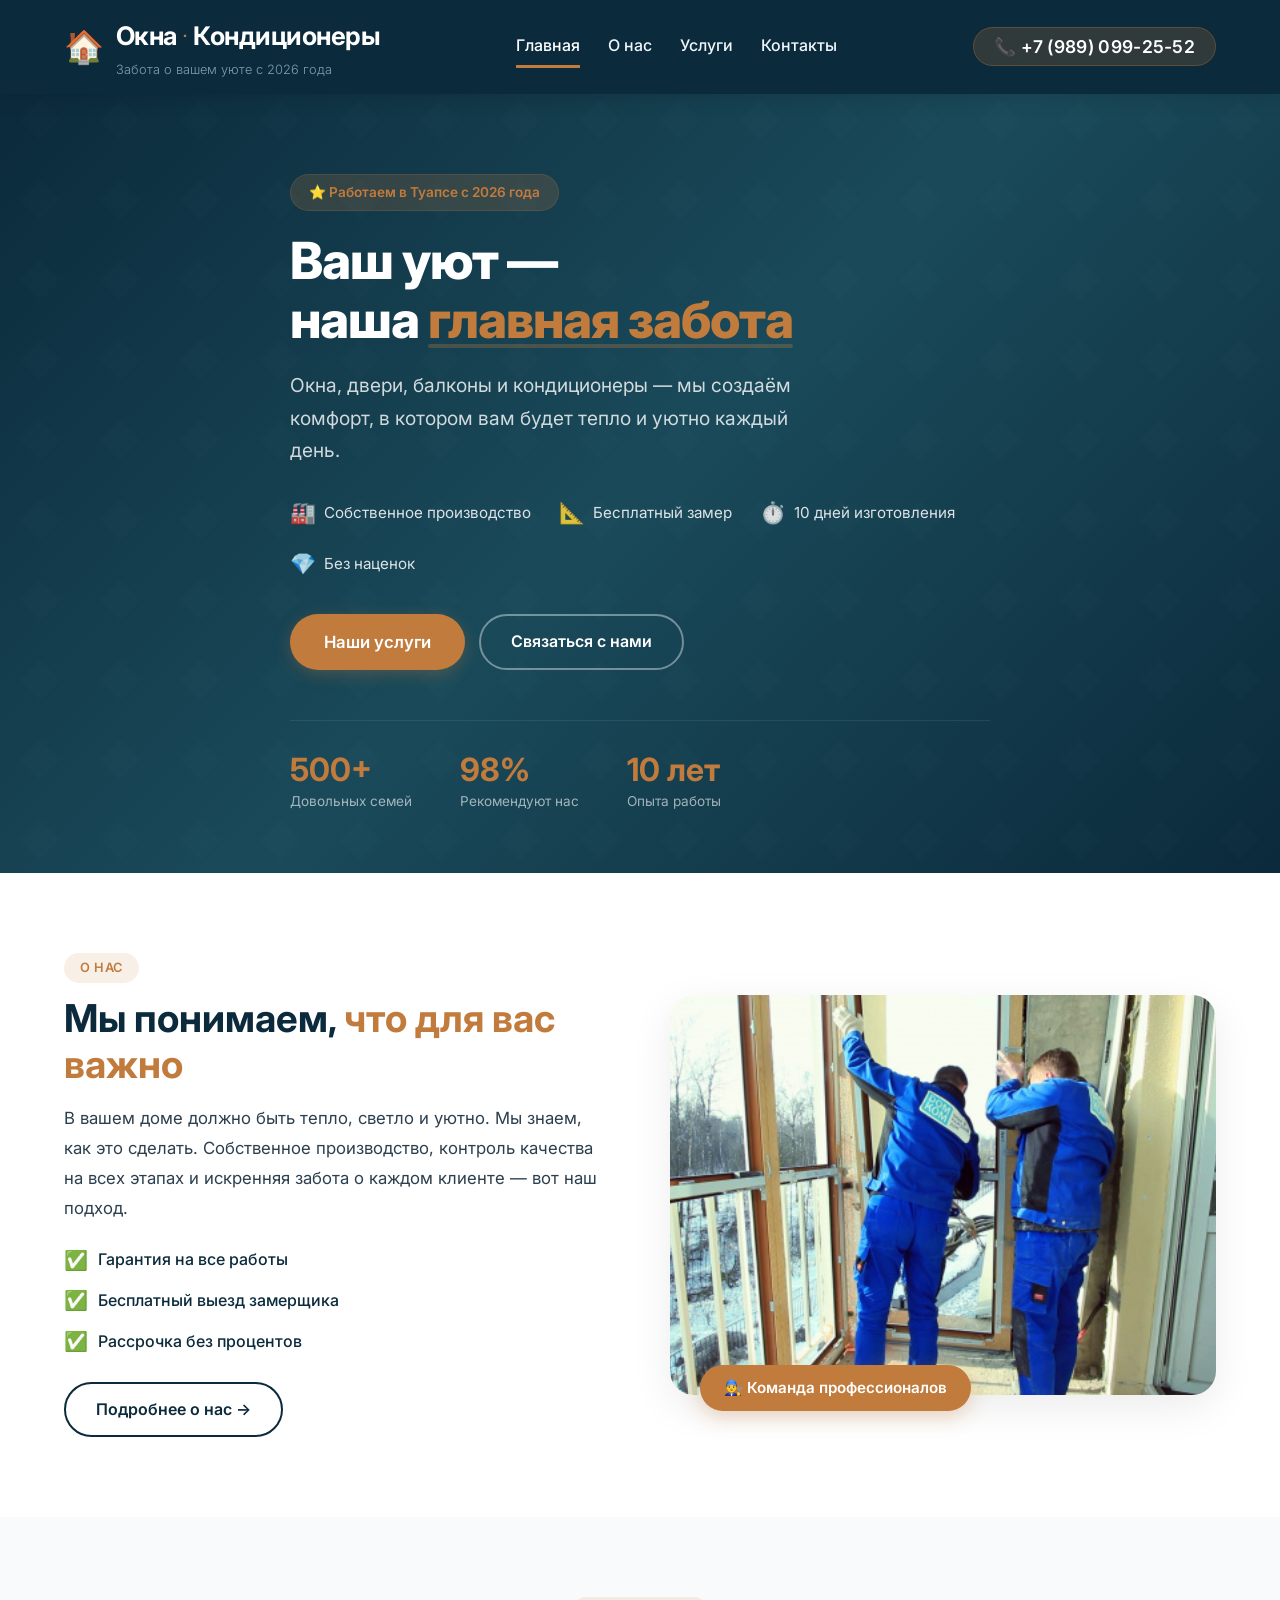
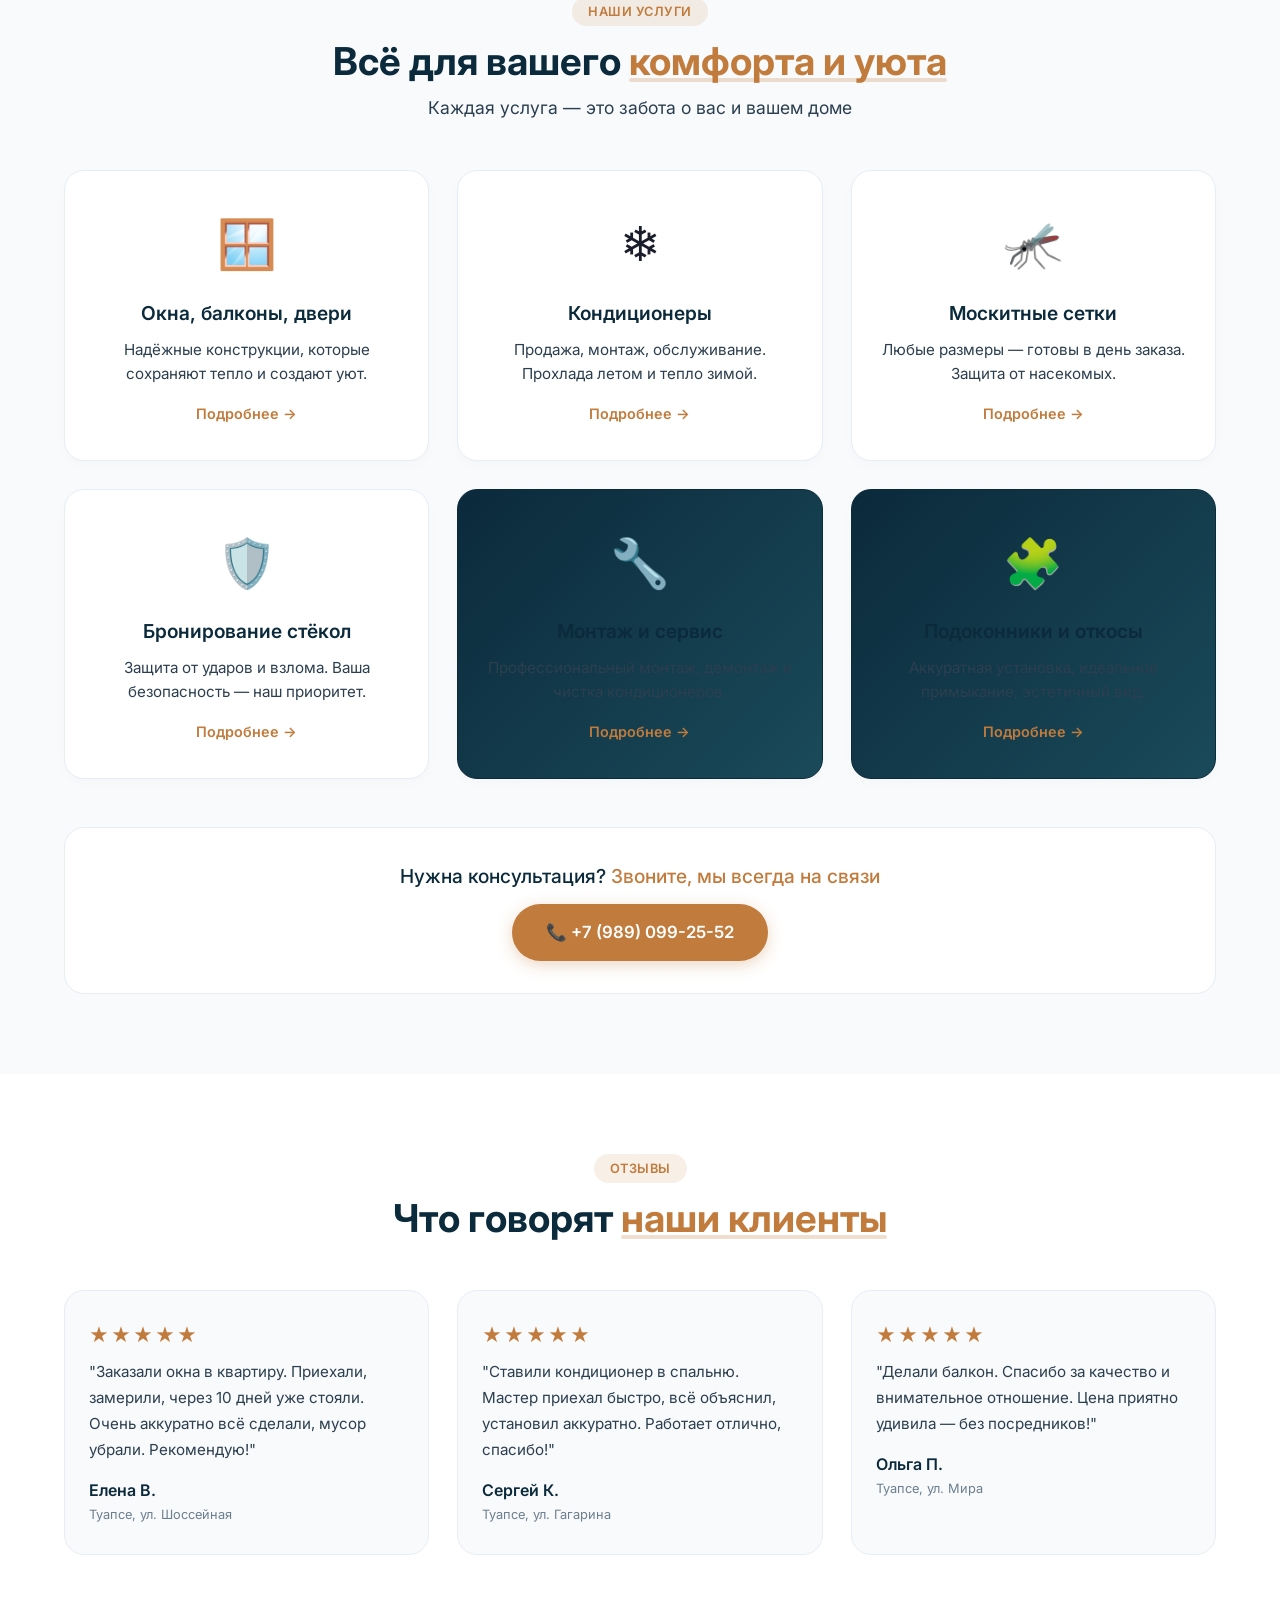
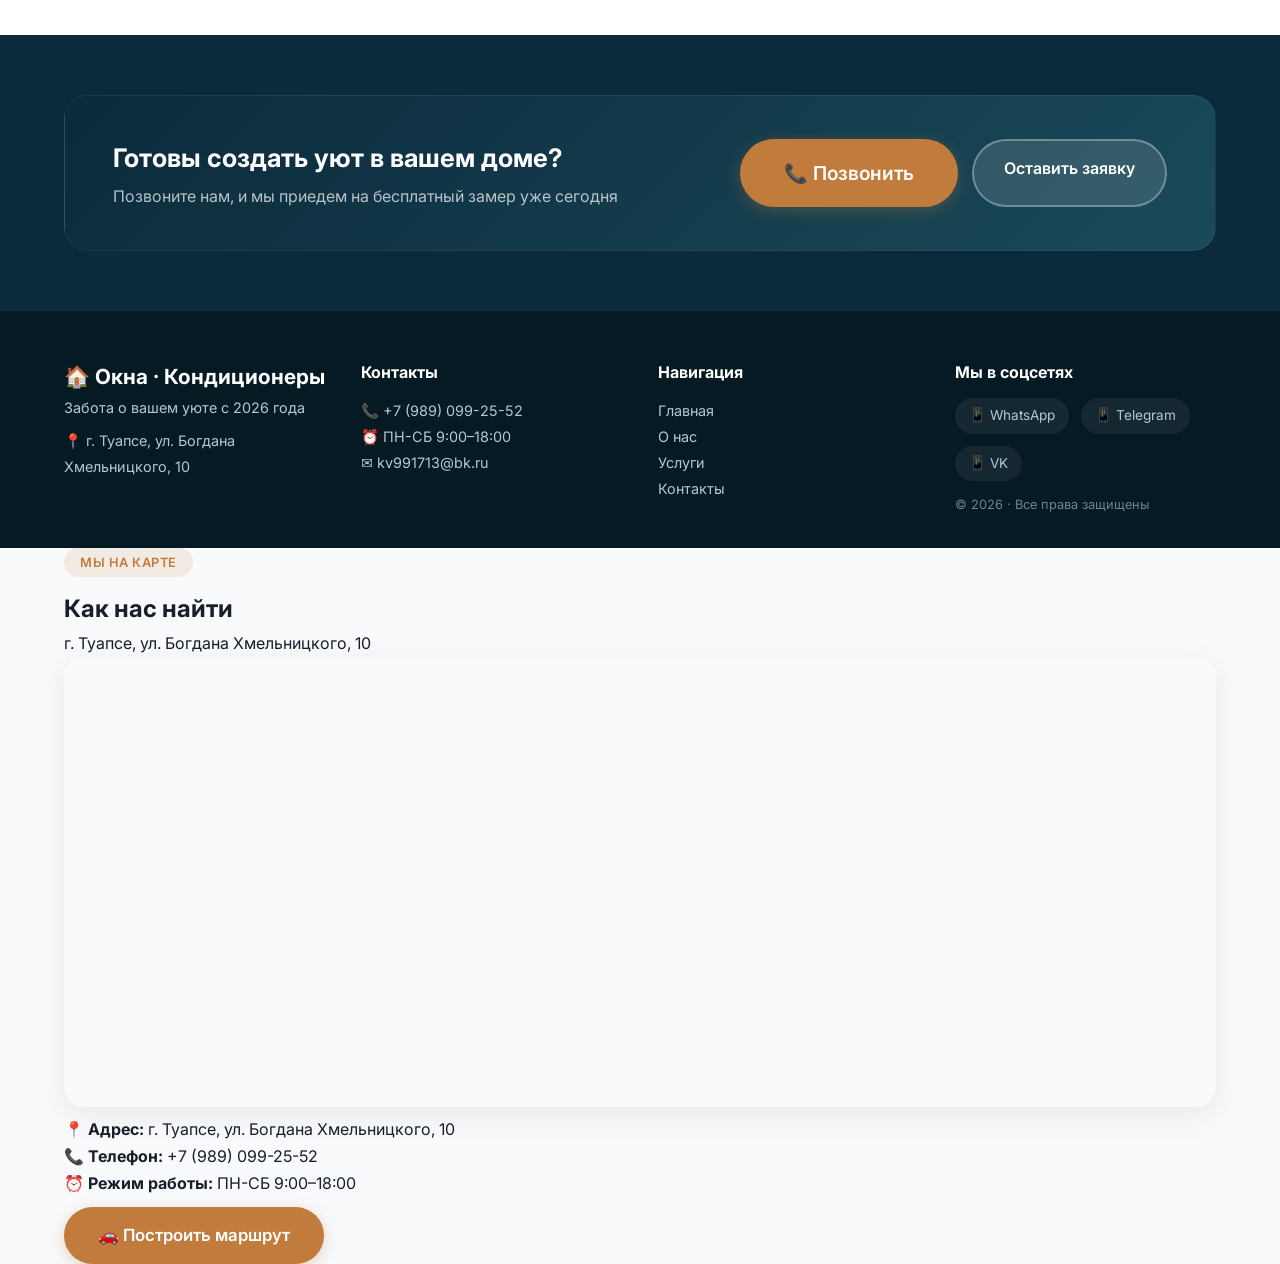
<file: index.html>
<!DOCTYPE html>
<html lang="ru">
<head>
    <meta charset="UTF-8">
    <meta name="viewport" content="width=device-width, initial-scale=1.0">
    <title>Окна · Кондиционеры | Забота о вашем комфорте | Туапсе</title>
    <link rel="stylesheet" href="css/main.css">
    <link href="https://fonts.googleapis.com/css2?family=Inter:opsz,wght@14..32,300;14..32,400;14..32,500;14..32,600;14..32,700;14..32,800&display=swap" rel="stylesheet">
</head>
<body>

    <!-- ========== ХЕДЕР ========== -->
    <header class="header">
        <div class="container header-inner">
            <div class="logo">
                <a href="index.html">
                    <span class="logo-icon">🏠</span>
                    <div>
                        <h1>Окна <span>·</span> Кондиционеры</h1>
                        <span class="logo-sub">Забота о вашем уюте с 2026 года</span>
                    </div>
                </a>
            </div>
            <nav class="nav">
                <a href="index.html" class="active">Главная</a>
                <a href="about.html">О нас</a>
                <a href="services.html">Услуги</a>
                <a href="contacts.html">Контакты</a>
            </nav>
            <div class="header-actions">
                <a href="tel:+79890992552" class="phone-header">📞 +7 (989) 099-25-52</a>
            </div>
        </div>
    </header>

    <!-- ========== ГЕРОЙ-БАННЕР ========== -->
    <section class="hero">
        <div class="hero-overlay"></div>
        <div class="container hero-container">
            <div class="hero-content">
                <div class="hero-badge">⭐ Работаем в Туапсе с 2026 года</div>
                <h1>Ваш уют — <br>наша <span class="highlight">главная забота</span></h1>
                <p class="hero-description">
                    Окна, двери, балконы и кондиционеры — мы создаём комфорт, 
                    в котором вам будет тепло и уютно каждый день.
                </p>
                <div class="hero-features">
                    <div class="hero-feature">
                        <span class="feature-icon">🏭</span>
                        <span>Собственное производство</span>
                    </div>
                    <div class="hero-feature">
                        <span class="feature-icon">📐</span>
                        <span>Бесплатный замер</span>
                    </div>
                    <div class="hero-feature">
                        <span class="feature-icon">⏱️</span>
                        <span>10 дней изготовления</span>
                    </div>
                    <div class="hero-feature">
                        <span class="feature-icon">💎</span>
                        <span>Без наценок</span>
                    </div>
                </div>
                <div class="hero-buttons">
                    <a href="services.html" class="btn-primary">Наши услуги</a>
                    <a href="contacts.html" class="btn-outline">Связаться с нами</a>
                </div>
            </div>
            <div class="hero-stats">
                <div class="stat-item">
                    <span class="stat-number">500+</span>
                    <span class="stat-label">Довольных семей</span>
                </div>
                <div class="stat-item">
                    <span class="stat-number">98%</span>
                    <span class="stat-label">Рекомендуют нас</span>
                </div>
                <div class="stat-item">
                    <span class="stat-number">10 лет</span>
                    <span class="stat-label">Опыта работы</span>
                </div>
            </div>
        </div>
    </section>

    <!-- ========== О НАС В КРАТЦЕ ========== -->
    <section class="about-short">
        <div class="container">
            <div class="about-short-grid">
                <div class="about-short-text">
                    <span class="section-tag">О нас</span>
                    <h2>Мы понимаем, <span class="highlight">что для вас важно</span></h2>
                    <p>
                        В вашем доме должно быть тепло, светло и уютно. Мы знаем, как это сделать.
                        Собственное производство, контроль качества на всех этапах 
                        и искренняя забота о каждом клиенте — вот наш подход.
                    </p>
                    <div class="about-short-features">
                        <div>
                            <span>✅</span> Гарантия на все работы
                        </div>
                        <div>
                            <span>✅</span> Бесплатный выезд замерщика
                        </div>
                        <div>
                            <span>✅</span> Рассрочка без процентов
                        </div>
                    </div>
                    <a href="about.html" class="btn-secondary">Подробнее о нас →</a>
                </div>
                <div class="about-short-image">
                    <img src="images/team.jpg" alt="Наша команда" onerror="this.src='https://via.placeholder.com/600x450/0b2a3b/ffffff?text=НАША+КОМАНДА%0AЗабота+о+вашем+комфорте'">
                    <div class="image-badge">👨‍🔧 Команда профессионалов</div>
                </div>
            </div>
        </div>
    </section>

    <!-- ========== УСЛУГИ (ПРЕВЬЮ) ========== -->
    <section class="services-preview">
        <div class="container">
            <div class="section-header">
                <span class="section-tag">Наши услуги</span>
                <h2>Всё для вашего <span class="highlight">комфорта и уюта</span></h2>
                <p class="section-sub">Каждая услуга — это забота о вас и вашем доме</p>
            </div>

            <div class="services-grid">
                <div class="service-card">
                    <div class="service-icon">🪟</div>
                    <h3>Окна, балконы, двери</h3>
                    <p>Надёжные конструкции, которые сохраняют тепло и создают уют.</p>
                    <a href="services.html" class="service-link">Подробнее →</a>
                </div>
                <div class="service-card">
                    <div class="service-icon">❄️</div>
                    <h3>Кондиционеры</h3>
                    <p>Продажа, монтаж, обслуживание. Прохлада летом и тепло зимой.</p>
                    <a href="services.html" class="service-link">Подробнее →</a>
                </div>
                <div class="service-card">
                    <div class="service-icon">🦟</div>
                    <h3>Москитные сетки</h3>
                    <p>Любые размеры — готовы в день заказа. Защита от насекомых.</p>
                    <a href="services.html" class="service-link">Подробнее →</a>
                </div>
                <div class="service-card">
                    <div class="service-icon">🛡️</div>
                    <h3>Бронирование стёкол</h3>
                    <p>Защита от ударов и взлома. Ваша безопасность — наш приоритет.</p>
                    <a href="services.html" class="service-link">Подробнее →</a>
                </div>
                <div class="service-card service-card-highlight">
                    <div class="service-icon">🔧</div>
                    <h3>Монтаж и сервис</h3>
                    <p>Профессиональный монтаж, демонтаж и чистка кондиционеров.</p>
                    <a href="services.html" class="service-link">Подробнее →</a>
                </div>
                <div class="service-card service-card-highlight">
                    <div class="service-icon">🧩</div>
                    <h3>Подоконники и откосы</h3>
                    <p>Аккуратная установка, идеальное примыкание, эстетичный вид.</p>
                    <a href="services.html" class="service-link">Подробнее →</a>
                </div>
            </div>

            <div class="services-cta">
                <p>Нужна консультация? <span>Звоните, мы всегда на связи</span></p>
                <a href="tel:+79890992552" class="btn-primary">📞 +7 (989) 099-25-52</a>
            </div>
        </div>
    </section>

    <!-- ========== ОТЗЫВЫ ========== -->
    <section class="reviews">
        <div class="container">
            <div class="section-header">
                <span class="section-tag">Отзывы</span>
                <h2>Что говорят <span class="highlight">наши клиенты</span></h2>
            </div>
            <div class="reviews-grid">
                <div class="review-card">
                    <div class="review-stars">★★★★★</div>
                    <p class="review-text">
                        "Заказали окна в квартиру. Приехали, замерили, через 10 дней уже стояли. 
                        Очень аккуратно всё сделали, мусор убрали. Рекомендую!"
                    </p>
                    <div class="review-author">
                        <span class="review-name">Елена В.</span>
                        <span class="review-date">Туапсе, ул. Шоссейная</span>
                    </div>
                </div>
                <div class="review-card">
                    <div class="review-stars">★★★★★</div>
                    <p class="review-text">
                        "Ставили кондиционер в спальню. Мастер приехал быстро, всё объяснил, 
                        установил аккуратно. Работает отлично, спасибо!"
                    </p>
                    <div class="review-author">
                        <span class="review-name">Сергей К.</span>
                        <span class="review-date">Туапсе, ул. Гагарина</span>
                    </div>
                </div>
                <div class="review-card">
                    <div class="review-stars">★★★★★</div>
                    <p class="review-text">
                        "Делали балкон. Спасибо за качество и внимательное отношение. 
                        Цена приятно удивила — без посредников!"
                    </p>
                    <div class="review-author">
                        <span class="review-name">Ольга П.</span>
                        <span class="review-date">Туапсе, ул. Мира</span>
                    </div>
                </div>
            </div>
        </div>
    </section>

    <!-- ========== ПРИЗЫВ К ДЕЙСТВИЮ ========== -->
    <section class="cta-section">
        <div class="container">
            <div class="cta-box">
                <div class="cta-content">
                    <h3>Готовы создать уют в вашем доме?</h3>
                    <p>Позвоните нам, и мы приедем на бесплатный замер уже сегодня</p>
                </div>
                <div class="cta-buttons">
                    <a href="tel:+79189050324" class="btn-primary btn-large">📞 Позвонить</a>
                    <a href="contacts.html" class="btn-outline-light">Оставить заявку</a>
                </div>
            </div>
        </div>
    </section>

    <!-- ========== ФУТЕР ========== -->
    <footer class="footer">
        <div class="container footer-inner">
            <div>
                <div class="footer-logo">🏠 Окна · Кондиционеры</div>
                <p>Забота о вашем уюте с 2026 года</p>
                <p style="margin-top: 8px;">📍 г. Туапсе, ул. Богдана Хмельницкого, 10</p>
            </div>
            <div>
                <h4>Контакты</h4>
                <p>📞 <a href="tel:+79890992552">+7 (989) 099-25-52</a></p>
                <p>⏰ ПН-СБ 9:00–18:00</p>
                <p>✉️ <a href="mailto:kv991713@bk.ru">kv991713@bk.ru</a></p>
            </div>
            <div>
                <h4>Навигация</h4>
                <p><a href="index.html">Главная</a></p>
                <p><a href="about.html">О нас</a></p>
                <p><a href="services.html">Услуги</a></p>
                <p><a href="contacts.html">Контакты</a></p>
            </div>
            <div>
                <h4>Мы в соцсетях</h4>
                <div class="social-links">
                    <a href="#">📱 WhatsApp</a>
                    <a href="#">📱 Telegram</a>
                    <a href="#">📱 VK</a>
                </div>
                <p style="margin-top: 12px; font-size: 0.8rem; opacity: 0.6;">
                    © 2026 · Все права защищены
                </p>
            </div>
        </div>
    </footer>
<!-- ========== ЯНДЕКС КАРТА С МАРШРУТОМ ========== -->
<section class="yandex-map-section">
    <div class="container">
        <div class="map-header">
            <span class="section-tag">Мы на карте</span>
            <h2>Как нас найти</h2>
            <p>г. Туапсе, ул. Богдана Хмельницкого, 10</p>
        </div>
        <div class="map-container">
            <iframe 
                src="https://yandex.ru/map-widget/v1/?um=constructor%3A8a9f7c1b2d3e4f5g6h7i8j9k0l1m2n3o4p5q6r7s8t9u0v1w2x3y4z5a6b7c8d9e0f&source=constructor" 
                width="100%" 
                height="450" 
                frameborder="0" 
                allowfullscreen="true" 
                style="border-radius: 20px; border: none; box-shadow: 0 8px 32px rgba(0,0,0,0.08);">
            </iframe>
        </div>
        <div class="map-address">
            <div class="address-item">
                <span>📍</span>
                <span><strong>Адрес:</strong> г. Туапсе, ул. Богдана Хмельницкого, 10</span>
            </div>
            <div class="address-item">
                <span>📞</span>
                <span><strong>Телефон:</strong> +7 (989) 099-25-52</span>
            </div>
            <div class="address-item">
                <span>⏰</span>
                <span><strong>Режим работы:</strong> ПН-СБ 9:00–18:00</span>
            </div>
            <div class="address-item route-btn">
                <a href="https://yandex.ru/maps/-/CTh0aG4X" target="_blank" class="btn-primary" style="margin-top: 10px;">
                    🚗 Построить маршрут
                </a>
            </div>
        </div>
    </div>
</section>
</body>
</html>
</file>
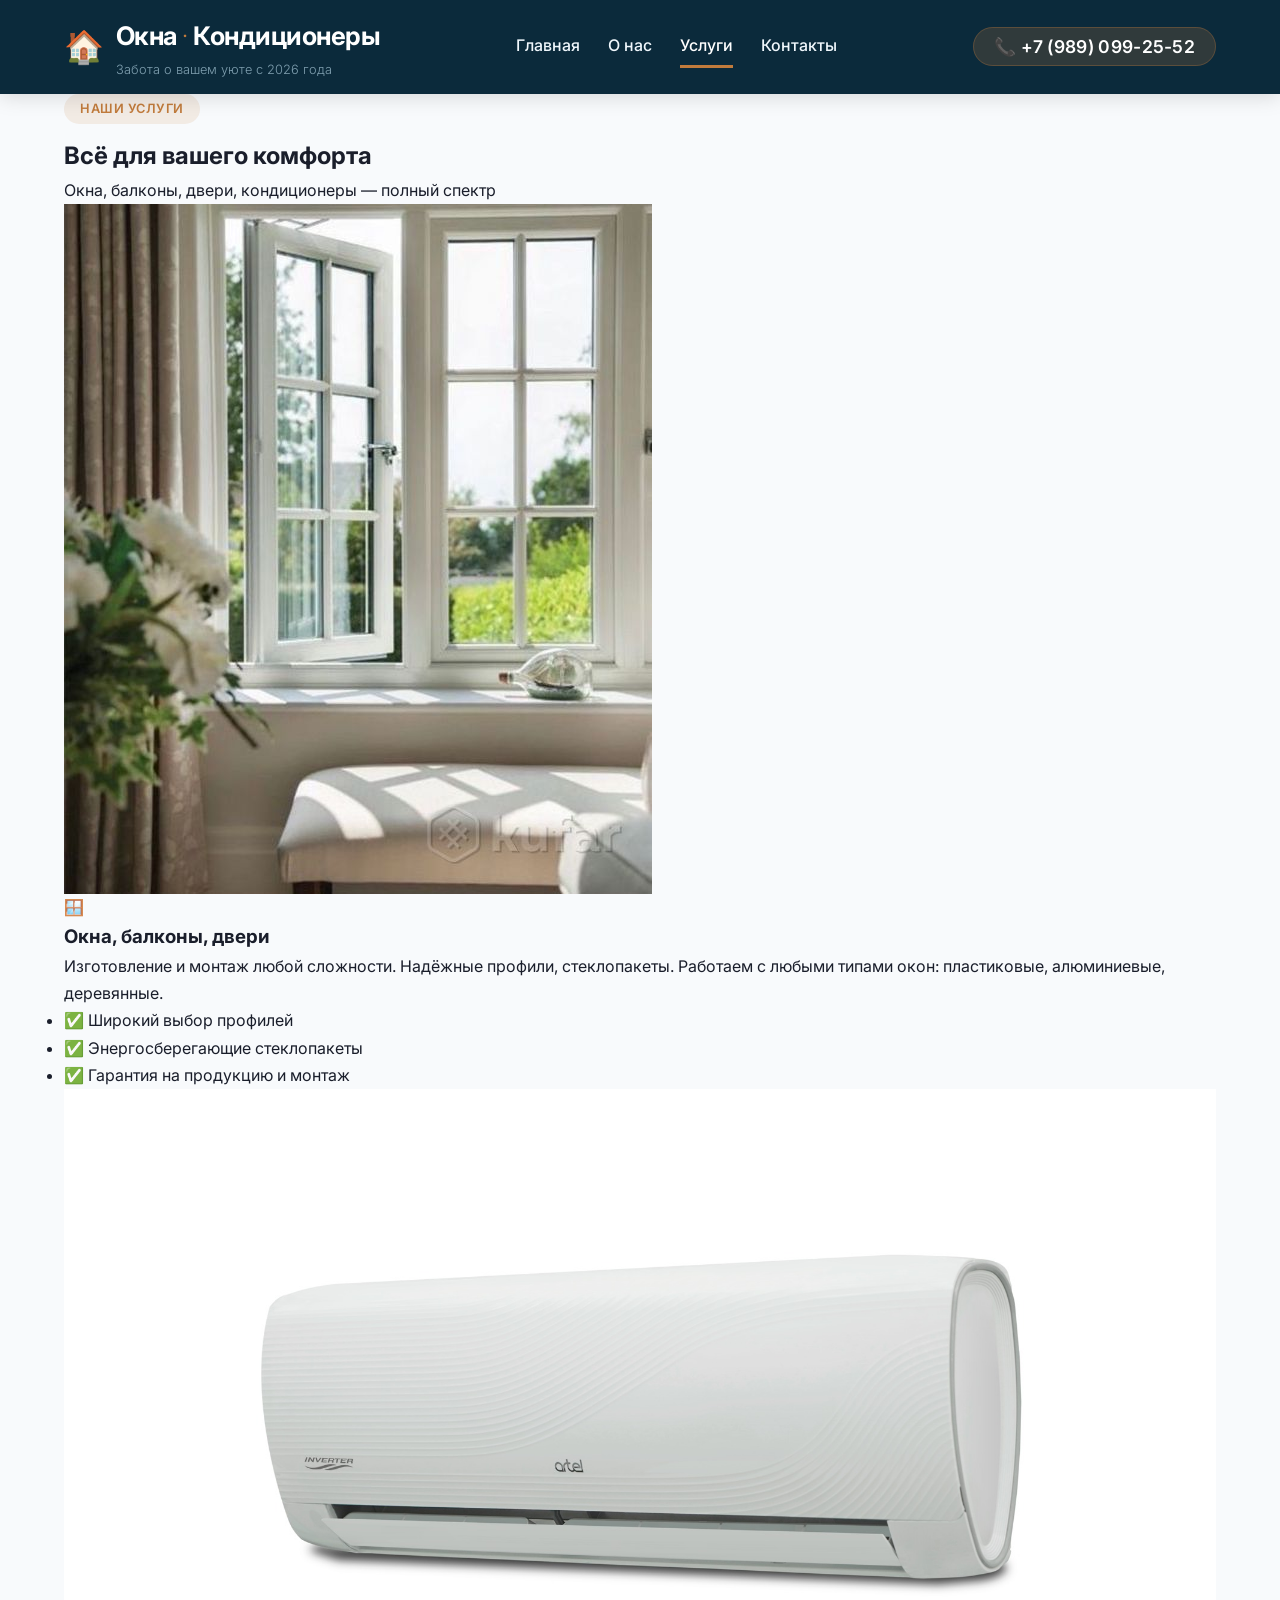
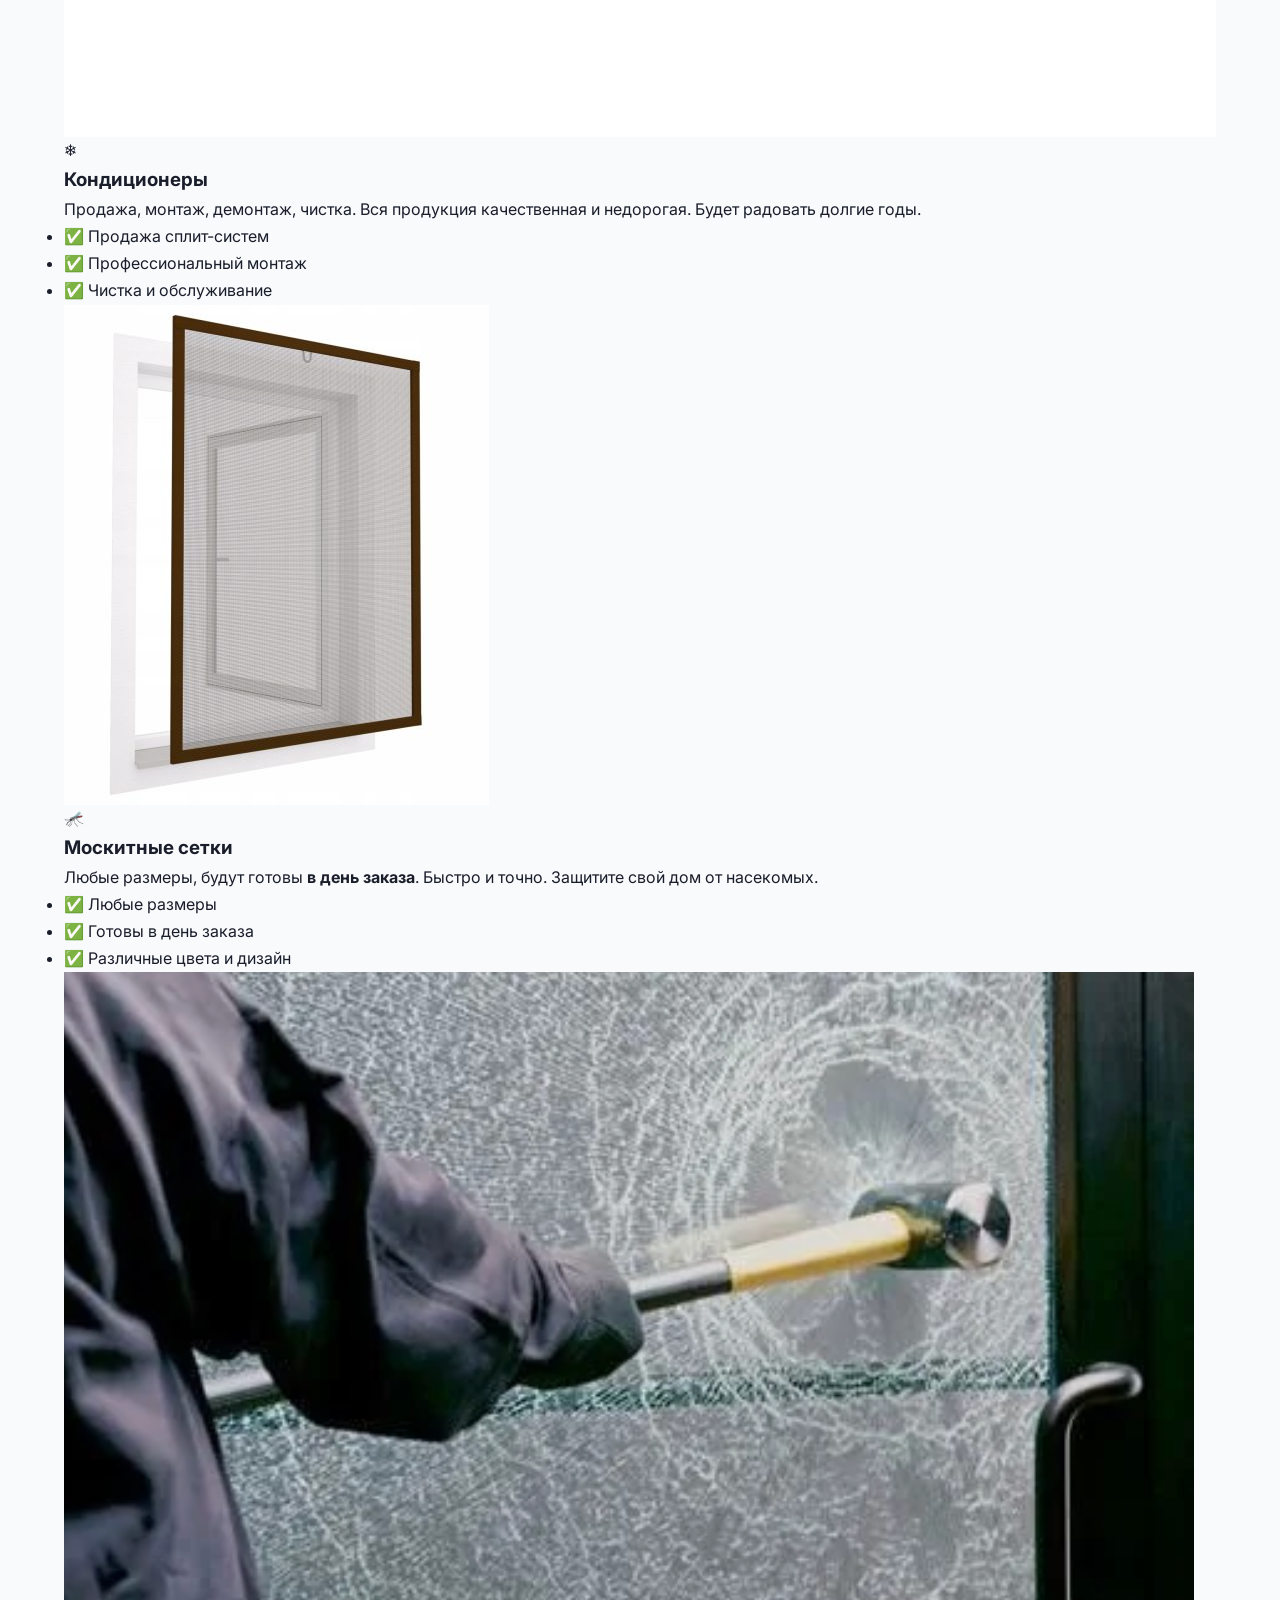
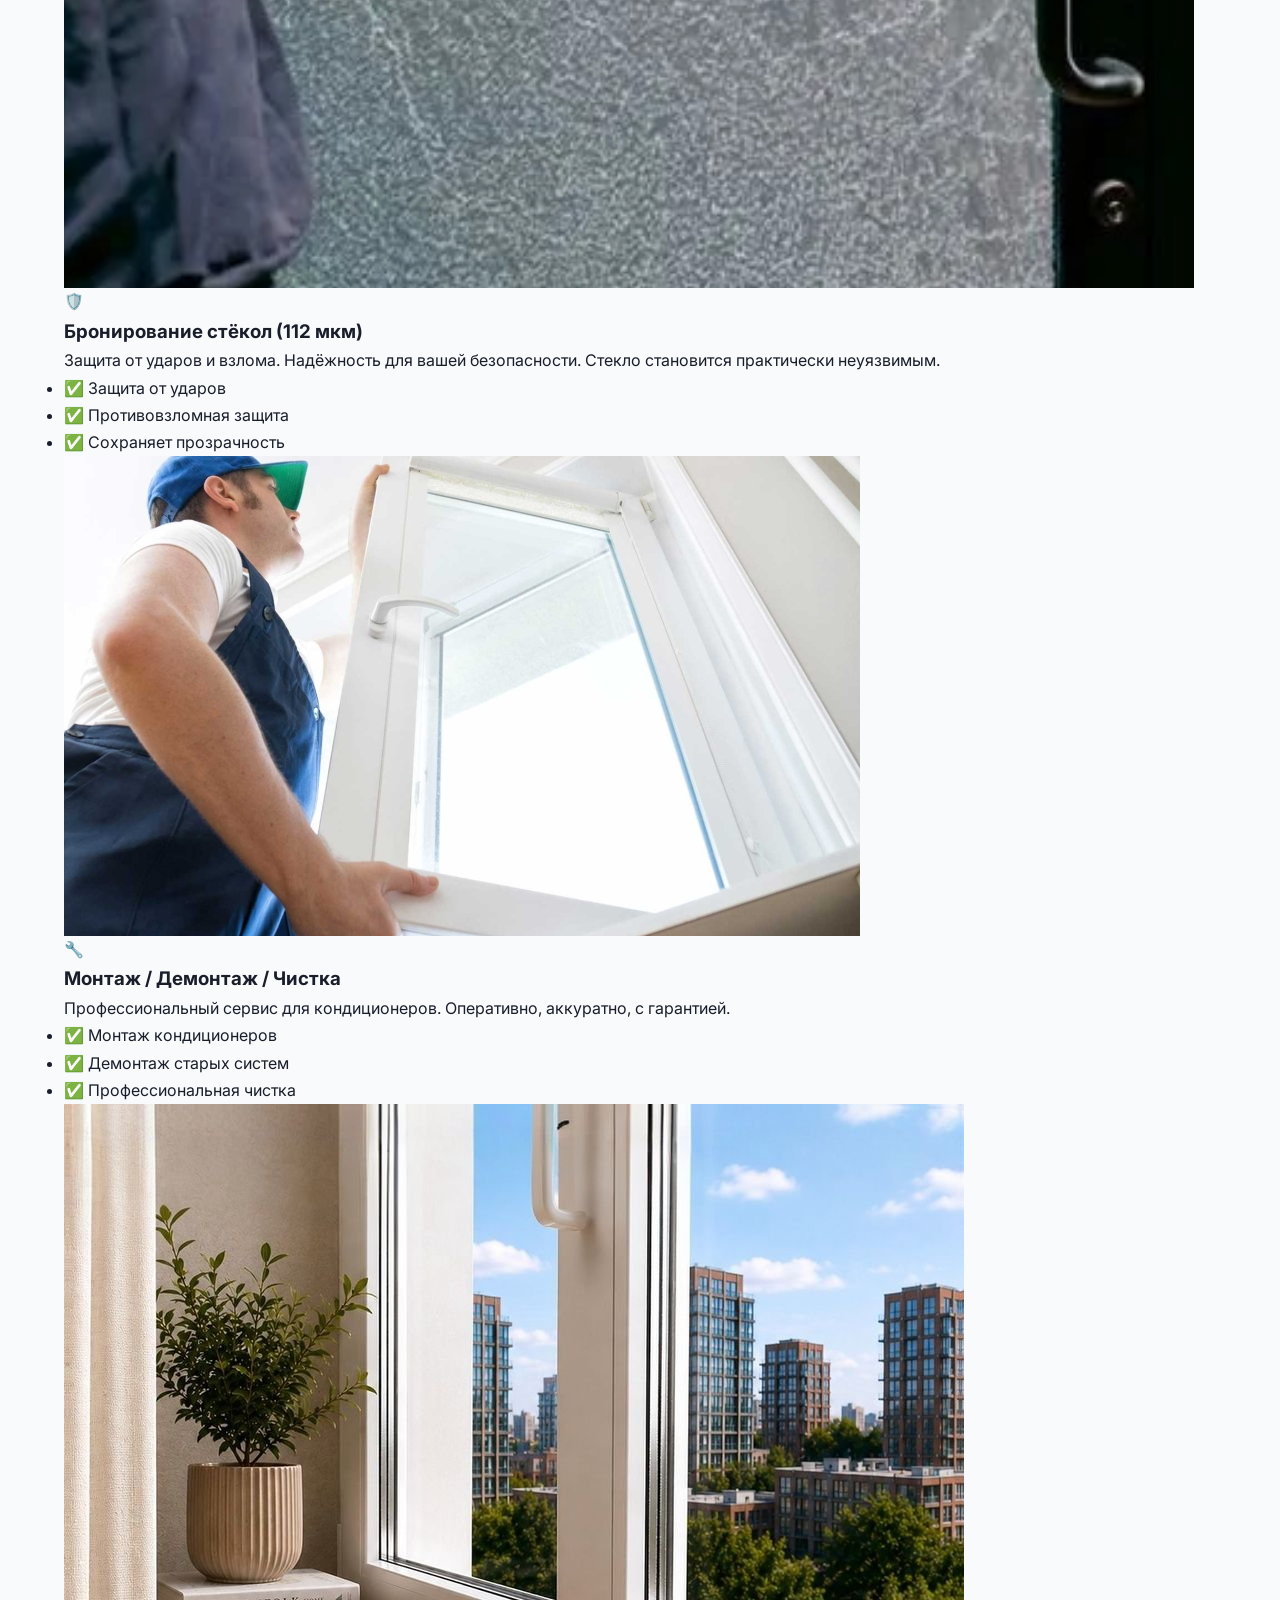
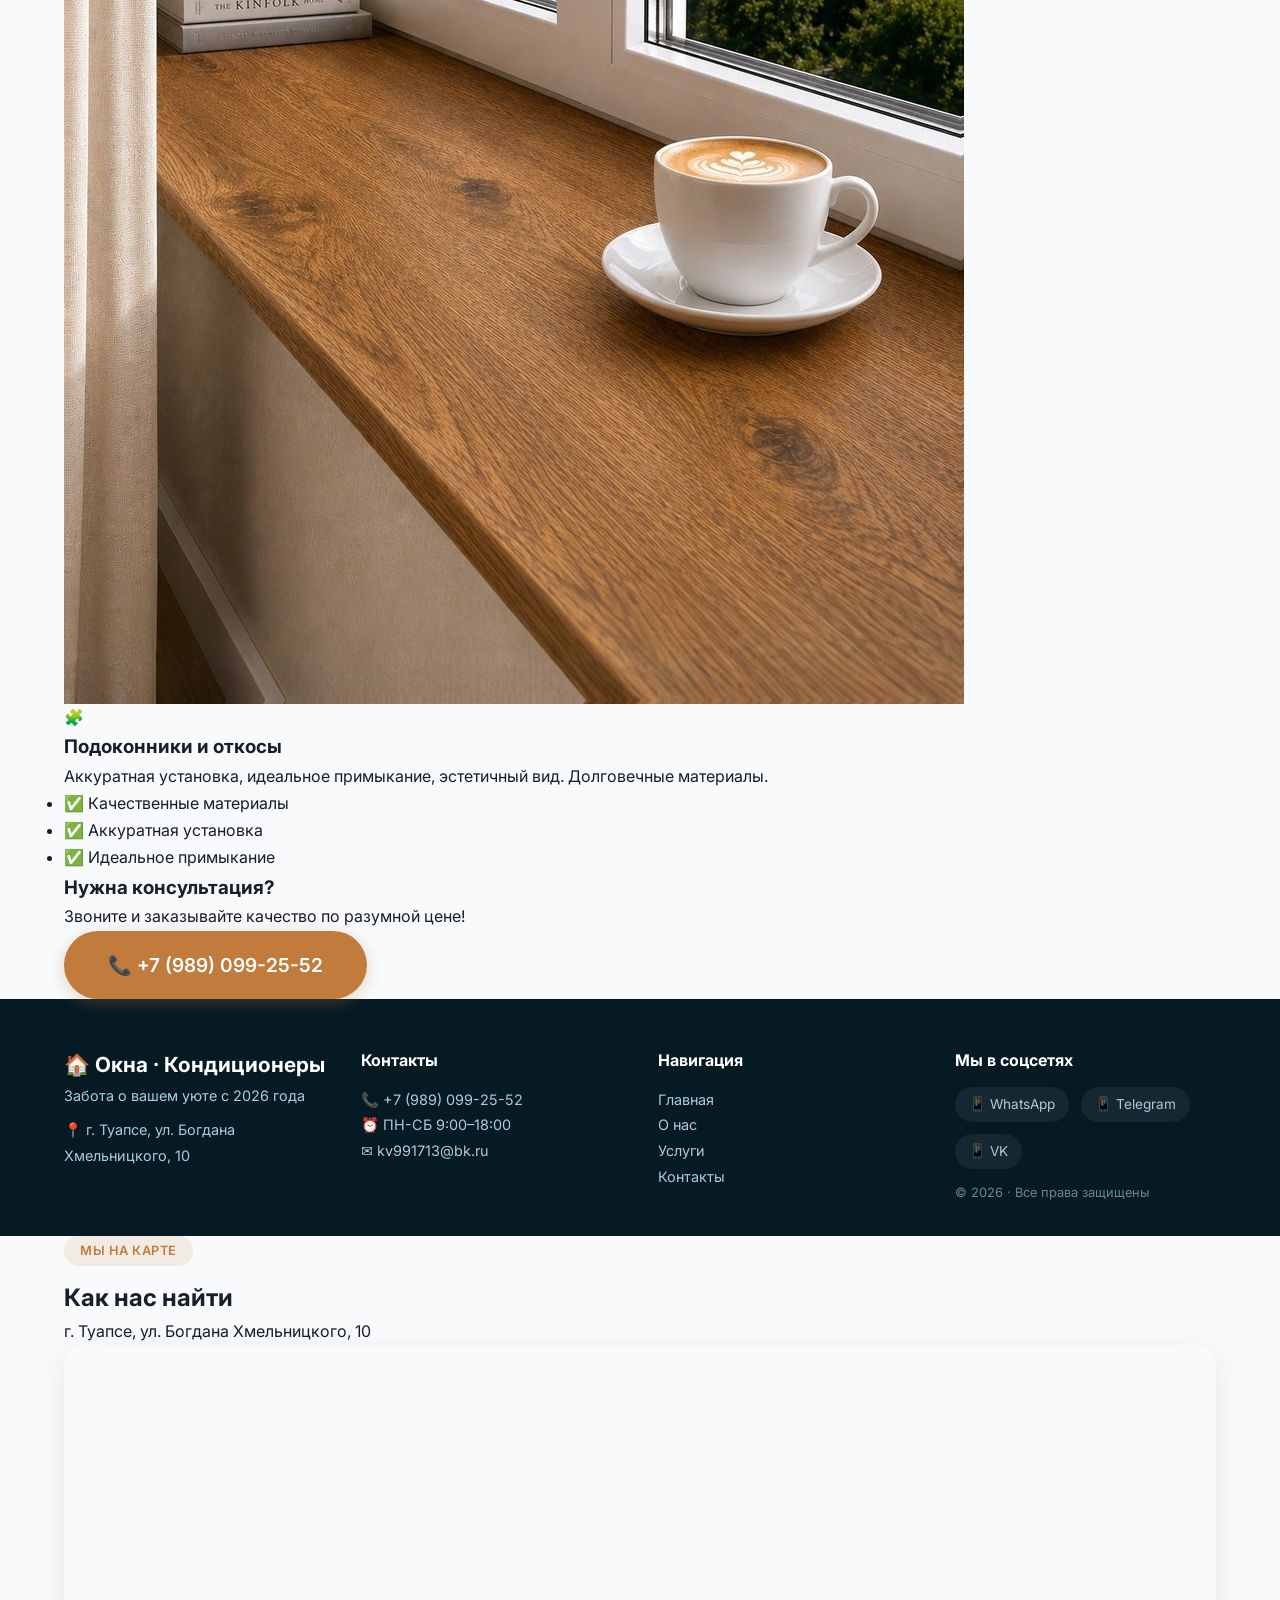
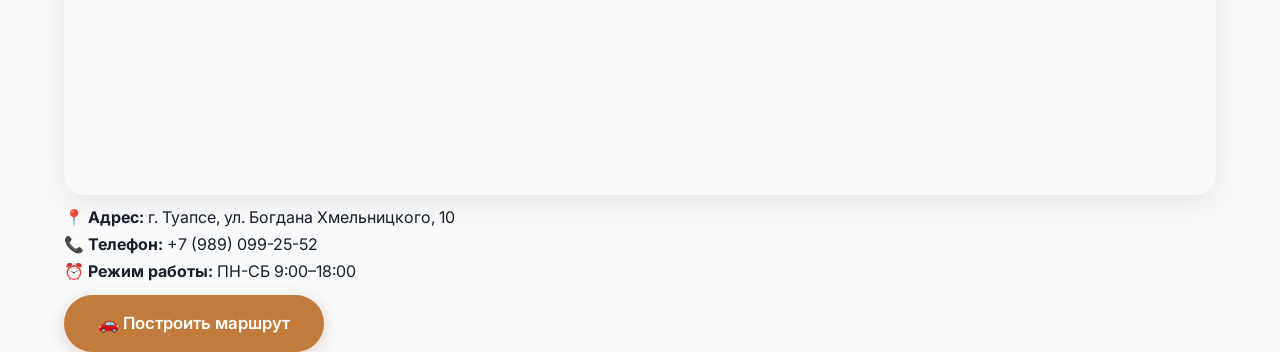
<file: services.html>
<!DOCTYPE html>
<html lang="ru">
<head>
    <meta charset="UTF-8">
    <meta name="viewport" content="width=device-width, initial-scale=1.0">
    <title>Услуги | Окна · Кондиционеры | Туапсе</title>
    <link rel="stylesheet" href="css/main.css">
    <link href="https://fonts.googleapis.com/css2?family=Inter:opsz,wght@14..32,300;14..32,400;14..32,500;14..32,600;14..32,700;14..32,800&display=swap" rel="stylesheet">
</head>
<body>

    <!-- ХЕДЕР -->
    <header class="header">
        <div class="container header-inner">
            <div class="logo">
                <a href="index.html">
                    <span class="logo-icon">🏠</span>
                    <div>
                        <h1>Окна <span>·</span> Кондиционеры</h1>
                        <span class="logo-sub">Забота о вашем уюте с 2026 года</span>
                    </div>
                </a>
            </div>
            <nav class="nav">
                <a href="index.html">Главная</a>
                <a href="about.html">О нас</a>
                <a href="services.html" class="active">Услуги</a>
                <a href="contacts.html">Контакты</a>
            </nav>
            <div class="header-actions">
                <a href="tel:+79890992552" class="phone-header">📞 +7 (989) 099-25-52</a>
            </div>
        </div>
    </header>

    <!-- ШАПКА СТРАНИЦЫ -->
    <section class="page-header">
        <div class="container">
            <span class="section-tag">Наши услуги</span>
            <h1>Всё для вашего комфорта</h1>
            <p>Окна, балконы, двери, кондиционеры — полный спектр</p>
        </div>
    </section>

    <!-- УСЛУГИ (ПОЛНЫЙ СПИСОК) -->
    <section class="services-full">
        <div class="container">
            <div class="services-grid-full">

                <!-- Услуга 1 -->
                <div class="service-full-card">
                    <div class="service-full-image">
                        <img src="images/window.jpg" alt="Окна" onerror="this.src='https://via.placeholder.com/600x350/0b2a3b/ffffff?text=ОКНА'">
                    </div>
                    <div class="service-full-content">
                        <span class="service-icon-large">🪟</span>
                        <h3>Окна, балконы, двери</h3>
                        <p>Изготовление и монтаж любой сложности. Надёжные профили, стеклопакеты. Работаем с любыми типами окон: пластиковые, алюминиевые, деревянные.</p>
                        <ul>
                            <li>✅ Широкий выбор профилей</li>
                            <li>✅ Энергосберегающие стеклопакеты</li>
                            <li>✅ Гарантия на продукцию и монтаж</li>
                        </ul>
                    </div>
                </div>

                <!-- Услуга 2 -->
                <div class="service-full-card reverse">
                    <div class="service-full-image">
                        <img src="images/ac.jpg" alt="Кондиционеры" onerror="this.src='https://via.placeholder.com/600x350/1f4b61/ffffff?text=КОНДИЦИОНЕРЫ'">
                    </div>
                    <div class="service-full-content">
                        <span class="service-icon-large">❄️</span>
                        <h3>Кондиционеры</h3>
                        <p>Продажа, монтаж, демонтаж, чистка. Вся продукция качественная и недорогая. Будет радовать долгие годы.</p>
                        <ul>
                            <li>✅ Продажа сплит-систем</li>
                            <li>✅ Профессиональный монтаж</li>
                            <li>✅ Чистка и обслуживание</li>
                        </ul>
                    </div>
                </div>

                <!-- Услуга 3 -->
                <div class="service-full-card">
                    <div class="service-full-image">
                        <img src="images/mosquito.jpg" alt="Москитные сетки" onerror="this.src='https://via.placeholder.com/600x350/2a5f7a/ffffff?text=МОСКИТНЫЕ+СЕТКИ'">
                    </div>
                    <div class="service-full-content">
                        <span class="service-icon-large">🦟</span>
                        <h3>Москитные сетки</h3>
                        <p>Любые размеры, будут готовы <strong>в день заказа</strong>. Быстро и точно. Защитите свой дом от насекомых.</p>
                        <ul>
                            <li>✅ Любые размеры</li>
                            <li>✅ Готовы в день заказа</li>
                            <li>✅ Различные цвета и дизайн</li>
                        </ul>
                    </div>
                </div>

                <!-- Услуга 4 -->
                <div class="service-full-card reverse">
                    <div class="service-full-image">
                        <img src="images/glass.jpg" alt="Бронирование стёкол" onerror="this.src='https://via.placeholder.com/600x350/3a4a5a/ffffff?text=БРОНИРОВАНИЕ'">
                    </div>
                    <div class="service-full-content">
                        <span class="service-icon-large">🛡️</span>
                        <h3>Бронирование стёкол (112 мкм)</h3>
                        <p>Защита от ударов и взлома. Надёжность для вашей безопасности. Стекло становится практически неуязвимым.</p>
                        <ul>
                            <li>✅ Защита от ударов</li>
                            <li>✅ Противовзломная защита</li>
                            <li>✅ Сохраняет прозрачность</li>
                        </ul>
                    </div>
                </div>

                <!-- Услуга 5 -->
                <div class="service-full-card">
                    <div class="service-full-image">
                        <img src="images/installation.jpg" alt="Монтаж" onerror="this.src='https://via.placeholder.com/600x350/0b5a6a/ffffff?text=МОНТАЖ'">
                    </div>
                    <div class="service-full-content">
                        <span class="service-icon-large">🔧</span>
                        <h3>Монтаж / Демонтаж / Чистка</h3>
                        <p>Профессиональный сервис для кондиционеров. Оперативно, аккуратно, с гарантией.</p>
                        <ul>
                            <li>✅ Монтаж кондиционеров</li>
                            <li>✅ Демонтаж старых систем</li>
                            <li>✅ Профессиональная чистка</li>
                        </ul>
                    </div>
                </div>

                <!-- Услуга 6 -->
                <div class="service-full-card reverse">
                    <div class="service-full-image">
                        <img src="images/window-parts.jpg" alt="Подоконники" onerror="this.src='https://via.placeholder.com/600x350/1a4a5a/ffffff?text=ПОДОКОННИКИ'">
                    </div>
                    <div class="service-full-content">
                        <span class="service-icon-large">🧩</span>
                        <h3>Подоконники и откосы</h3>
                        <p>Аккуратная установка, идеальное примыкание, эстетичный вид. Долговечные материалы.</p>
                        <ul>
                            <li>✅ Качественные материалы</li>
                            <li>✅ Аккуратная установка</li>
                            <li>✅ Идеальное примыкание</li>
                        </ul>
                    </div>
                </div>

            </div>

            <!-- БЛОК С КОНТАКТАМИ -->
            <div class="services-cta-full">
                <h3>Нужна консультация?</h3>
                <p>Звоните и заказывайте качество по разумной цене!</p>
                <a href="tel:+79890992552" class="btn-primary btn-large">📞 +7 (989) 099-25-52</a>
            </div>
        </div>
    </section>

    <!-- ФУТЕР -->
    <footer class="footer">
        <div class="container footer-inner">
            <div>
                <div class="footer-logo">🏠 Окна · Кондиционеры</div>
                <p>Забота о вашем уюте с 2026 года</p>
                <p style="margin-top: 8px;">📍 г. Туапсе, ул. Богдана Хмельницкого, 10</p>
            </div>
            <div>
                <h4>Контакты</h4>
                <p>📞 <a href="tel:+79890992552">+7 (989) 099-25-52</a></p>
                <p>⏰ ПН-СБ 9:00–18:00</p>
                <p>✉️ <a href="mailto:kv991713@bk.ru">kv991713@bk.ru</a></p>
            </div>
            <div>
                <h4>Навигация</h4>
                <p><a href="index.html">Главная</a></p>
                <p><a href="about.html">О нас</a></p>
                <p><a href="services.html">Услуги</a></p>
                <p><a href="contacts.html">Контакты</a></p>
            </div>
            <div>
                <h4>Мы в соцсетях</h4>
                <div class="social-links">
                    <a href="#">📱 WhatsApp</a>
                    <a href="#">📱 Telegram</a>
                    <a href="#">📱 VK</a>
                </div>
                <p style="margin-top: 12px; font-size: 0.8rem; opacity: 0.6;">
                    © 2026 · Все права защищены
                </p>
            </div>
        </div>
    </footer>
<!-- ========== ЯНДЕКС КАРТА С МАРШРУТОМ ========== -->
<section class="yandex-map-section">
    <div class="container">
        <div class="map-header">
            <span class="section-tag">Мы на карте</span>
            <h2>Как нас найти</h2>
            <p>г. Туапсе, ул. Богдана Хмельницкого, 10</p>
        </div>
        <div class="map-container">
            <iframe 
                src="https://yandex.ru/map-widget/v1/?um=constructor%3A8a9f7c1b2d3e4f5g6h7i8j9k0l1m2n3o4p5q6r7s8t9u0v1w2x3y4z5a6b7c8d9e0f&source=constructor" 
                width="100%" 
                height="450" 
                frameborder="0" 
                allowfullscreen="true" 
                style="border-radius: 20px; border: none; box-shadow: 0 8px 32px rgba(0,0,0,0.08);">
            </iframe>
        </div>
        <div class="map-address">
            <div class="address-item">
                <span>📍</span>
                <span><strong>Адрес:</strong> г. Туапсе, ул. Богдана Хмельницкого, 10</span>
            </div>
            <div class="address-item">
                <span>📞</span>
                <span><strong>Телефон:</strong> +7 (989) 099-25-52</span>
            </div>
            <div class="address-item">
                <span>⏰</span>
                <span><strong>Режим работы:</strong> ПН-СБ 9:00–18:00</span>
            </div>
            <div class="address-item route-btn">
                <a href="https://yandex.ru/maps/?rtext=~44.1038,39.0684&rtt=auto" target="_blank" class="btn-primary" style="margin-top: 10px;">
                    🚗 Построить маршрут
                </a>
            </div>
        </div>
    </div>
</section>
</body>
</html>
</file>
<file: css/main.css>
/* ============================================
   CSS: Окна · Кондиционеры
   Стиль: ЗАБОТА О ЛЮДЯХ
   Шрифт: Inter (Ziyad Askar)
   ============================================ */

/* ---------- БАЗОВЫЕ СБРОСЫ ---------- */
* {
    margin: 0;
    padding: 0;
    box-sizing: border-box;
}

html {
    scroll-behavior: smooth;
}

body {
    font-family: 'Inter', 'Ziyad Askar', system-ui, -apple-system, sans-serif;
    background: #f8fafc;
    color: #1a1e2b;
    line-height: 1.7;
    overflow-x: hidden;
}

.container {
    max-width: 1200px;
    margin: 0 auto;
    padding: 0 24px;
}

a {
    text-decoration: none;
    color: inherit;
    transition: 0.25s;
}

img {
    max-width: 100%;
    height: auto;
    display: block;
}

.highlight {
    color: #c17b3c;
    position: relative;
}

.highlight::after {
    content: '';
    position: absolute;
    bottom: 2px;
    left: 0;
    width: 100%;
    height: 4px;
    background: rgba(193, 123, 60, 0.25);
    border-radius: 4px;
}

.section-tag {
    display: inline-block;
    background: rgba(193, 123, 60, 0.12);
    color: #c17b3c;
    font-size: 0.8rem;
    font-weight: 600;
    padding: 4px 16px;
    border-radius: 40px;
    letter-spacing: 0.5px;
    text-transform: uppercase;
    margin-bottom: 12px;
}

/* ---------- КНОПКИ ---------- */
.btn-primary {
    display: inline-block;
    background: #c17b3c;
    color: #fff;
    padding: 14px 34px;
    border-radius: 50px;
    font-weight: 600;
    font-size: 1.05rem;
    transition: 0.3s;
    border: none;
    cursor: pointer;
    box-shadow: 0 4px 16px rgba(193, 123, 60, 0.3);
}

.btn-primary:hover {
    background: #a8652e;
    transform: translateY(-2px);
    box-shadow: 0 8px 28px rgba(193, 123, 60, 0.35);
}

.btn-primary.btn-large {
    padding: 18px 44px;
    font-size: 1.2rem;
}

.btn-secondary {
    display: inline-block;
    background: transparent;
    color: #0b2a3b;
    padding: 12px 30px;
    border-radius: 50px;
    font-weight: 600;
    font-size: 1rem;
    border: 2px solid #0b2a3b;
    transition: 0.3s;
    cursor: pointer;
}

.btn-secondary:hover {
    background: #0b2a3b;
    color: #fff;
    transform: translateY(-2px);
}

.btn-outline {
    display: inline-block;
    background: transparent;
    color: #fff;
    padding: 12px 30px;
    border-radius: 50px;
    font-weight: 600;
    font-size: 1rem;
    border: 2px solid rgba(255, 255, 255, 0.4);
    transition: 0.3s;
    cursor: pointer;
}

.btn-outline:hover {
    background: rgba(255, 255, 255, 0.12);
    border-color: #fff;
    transform: translateY(-2px);
}

.btn-outline-light {
    display: inline-block;
    background: rgba(255, 255, 255, 0.12);
    color: #fff;
    padding: 14px 30px;
    border-radius: 50px;
    font-weight: 600;
    font-size: 1rem;
    border: 2px solid rgba(255, 255, 255, 0.3);
    transition: 0.3s;
    cursor: pointer;
}

.btn-outline-light:hover {
    background: rgba(255, 255, 255, 0.2);
    border-color: #fff;
    transform: translateY(-2px);
}

/* ---------- ХЕДЕР ---------- */
.header {
    background: #0b2a3b;
    color: #fff;
    padding: 14px 0;
    box-shadow: 0 2px 20px rgba(0, 0, 0, 0.15);
    position: sticky;
    top: 0;
    z-index: 1000;
}

.header-inner {
    display: flex;
    flex-wrap: wrap;
    align-items: center;
    justify-content: space-between;
    gap: 16px;
}

.logo a {
    display: flex;
    align-items: center;
    gap: 12px;
}

.logo-icon {
    font-size: 2rem;
}

.logo h1 {
    font-size: 1.6rem;
    font-weight: 700;
    letter-spacing: -0.02em;
    color: #fff;
}

.logo h1 span {
    color: #c17b3c;
    font-weight: 300;
}

.logo-sub {
    font-size: 0.8rem;
    opacity: 0.7;
    font-weight: 300;
    display: block;
    margin-top: 1px;
    color: #b0d0e0;
}

.nav {
    display: flex;
    gap: 28px;
    flex-wrap: wrap;
}

.nav a {
    color: #f0f7fc;
    font-weight: 500;
    font-size: 1rem;
    padding: 6px 0;
    border-bottom: 3px solid transparent;
    transition: 0.25s;
}

.nav a:hover {
    border-bottom-color: #c17b3c;
    color: #ffffff;
}

.nav a.active {
    border-bottom-color: #c17b3c;
    color: #ffffff;
}

.phone-header {
    font-weight: 600;
    font-size: 1.1rem;
    background: rgba(193, 123, 60, 0.2);
    padding: 8px 20px;
    border-radius: 40px;
    letter-spacing: 0.3px;
    white-space: nowrap;
    color: #fff;
    border: 1px solid rgba(193, 123, 60, 0.3);
    transition: 0.3s;
}

.phone-header:hover {
    background: rgba(193, 123, 60, 0.35);
    transform: scale(1.03);
}

/* ---------- ГЕРОЙ-БАННЕР ---------- */
.hero {
    position: relative;
    background: linear-gradient(135deg, #0b2a3b 0%, #1a4a5a 50%, #0b2a3b 100%);
    padding: 80px 0 60px;
    overflow: hidden;
    min-height: 600px;
    display: flex;
    align-items: center;
}

.hero-overlay {
    position: absolute;
    inset: 0;
    background: url('[data-uri]');
    opacity: 0.3;
}

.hero-container {
    position: relative;
    z-index: 2;
}

.hero-content {
    max-width: 700px;
}

.hero-badge {
    display: inline-block;
    background: rgba(193, 123, 60, 0.2);
    color: #c17b3c;
    padding: 6px 18px;
    border-radius: 40px;
    font-size: 0.85rem;
    font-weight: 600;
    border: 1px solid rgba(193, 123, 60, 0.2);
    margin-bottom: 20px;
}

.hero-content h1 {
    font-size: 3.2rem;
    font-weight: 800;
    color: #fff;
    line-height: 1.15;
    letter-spacing: -0.02em;
}

.hero-content h1 .highlight {
    color: #c17b3c;
}

.hero-content h1 .highlight::after {
    background: rgba(193, 123, 60, 0.3);
}

.hero-description {
    font-size: 1.2rem;
    color: rgba(255, 255, 255, 0.8);
    margin: 20px 0 28px;
    max-width: 550px;
    line-height: 1.7;
}

.hero-features {
    display: flex;
    flex-wrap: wrap;
    gap: 16px 28px;
    margin-bottom: 32px;
}

.hero-feature {
    display: flex;
    align-items: center;
    gap: 8px;
    color: rgba(255, 255, 255, 0.85);
    font-size: 0.95rem;
}

.feature-icon {
    font-size: 1.3rem;
}

.hero-buttons {
    display: flex;
    flex-wrap: wrap;
    gap: 14px;
}

.hero-stats {
    display: flex;
    gap: 48px;
    margin-top: 50px;
    padding-top: 30px;
    border-top: 1px solid rgba(255, 255, 255, 0.08);
}

.stat-item {
    display: flex;
    flex-direction: column;
}

.stat-number {
    font-size: 2rem;
    font-weight: 700;
    color: #c17b3c;
    line-height: 1.2;
}

.stat-label {
    font-size: 0.85rem;
    color: rgba(255, 255, 255, 0.6);
}

/* ---------- О НАС В КРАТЦЕ ---------- */
.about-short {
    padding: 80px 0;
    background: #fff;
}

.about-short-grid {
    display: grid;
    grid-template-columns: 1fr 1fr;
    gap: 60px;
    align-items: center;
}

.about-short-text h2 {
    font-size: 2.4rem;
    font-weight: 700;
    color: #0b2a3b;
    line-height: 1.2;
    margin-bottom: 16px;
}

.about-short-text p {
    color: #2c3f4e;
    font-size: 1.05rem;
    line-height: 1.8;
    margin-bottom: 20px;
}

.about-short-features {
    display: flex;
    flex-direction: column;
    gap: 8px;
    margin-bottom: 24px;
}

.about-short-features div {
    display: flex;
    align-items: center;
    gap: 10px;
    font-weight: 500;
    color: #0b2a3b;
}

.about-short-features div span {
    font-size: 1.2rem;
}

.about-short-image {
    position: relative;
}

.about-short-image img {
    border-radius: 24px;
    box-shadow: 0 12px 40px rgba(0, 0, 0, 0.08);
    width: 100%;
    height: 400px;
    object-fit: cover;
}

.image-badge {
    position: absolute;
    bottom: -16px;
    left: 30px;
    background: #c17b3c;
    color: #fff;
    padding: 10px 24px;
    border-radius: 40px;
    font-weight: 600;
    font-size: 0.95rem;
    box-shadow: 0 6px 20px rgba(193, 123, 60, 0.3);
}

/* ---------- УСЛУГИ (ПРЕВЬЮ) ---------- */
.services-preview {
    padding: 80px 0;
    background: #f8fafc;
}

.section-header {
    text-align: center;
    margin-bottom: 48px;
}

.section-header h2 {
    font-size: 2.4rem;
    font-weight: 700;
    color: #0b2a3b;
    line-height: 1.2;
}

.section-sub {
    font-size: 1.1rem;
    color: #2c3f4e;
    margin-top: 8px;
}

.services-grid {
    display: grid;
    grid-template-columns: repeat(auto-fit, minmax(300px, 1fr));
    gap: 28px;
}

.service-card {
    background: #fff;
    padding: 32px 28px;
    border-radius: 20px;
    border: 1px solid #e6edf4;
    transition: 0.3s;
    text-align: center;
    box-shadow: 0 4px 12px rgba(0, 0, 0, 0.02);
}

.service-card:hover {
    transform: translateY(-8px);
    border-color: #c17b3c;
    box-shadow: 0 16px 40px rgba(0, 0, 0, 0.06);
}

.service-card-highlight {
    background: linear-gradient(135deg, #0b2a3b 0%, #1a4a5a 100%);
    border-color: #0b2a3b;
}

.service-card-highlight h3,
.service-card-highlight p {
    color: #fff;
}

.service-card-highlight .service-link {
    color: #c17b3c;
}

.service-card-highlight .service-link:hover {
    color: #e8a86a;
}

.service-icon {
    font-size: 3rem;
    margin-bottom: 12px;
    display: block;
}

.service-card h3 {
    font-size: 1.2rem;
    font-weight: 600;
    margin-bottom: 8px;
    color: #0b2a3b;
}

.service-card p {
    color: #2c3f4e;
    font-size: 0.95rem;
    line-height: 1.6;
    margin-bottom: 14px;
}

.service-link {
    display: inline-block;
    color: #c17b3c;
    font-weight: 600;
    font-size: 0.9rem;
}

.service-link:hover {
    color: #a8652e;
    transform: translateX(4px);
}

.services-cta {
    text-align: center;
    margin-top: 48px;
    padding: 32px;
    background: #fff;
    border-radius: 20px;
    border: 1px solid #e6edf4;
}

.services-cta p {
    font-size: 1.2rem;
    font-weight: 500;
    color: #0b2a3b;
    margin-bottom: 12px;
}

.services-cta p span {
    color: #c17b3c;
}

/* ---------- ОТЗЫВЫ ---------- */
.reviews {
    padding: 80px 0;
    background: #fff;
}

.reviews-grid {
    display: grid;
    grid-template-columns: repeat(auto-fit, minmax(280px, 1fr));
    gap: 28px;
}

.review-card {
    background: #f8fafc;
    padding: 28px 24px;
    border-radius: 20px;
    border: 1px solid #e6edf4;
    transition: 0.3s;
}

.review-card:hover {
    transform: translateY(-4px);
    border-color: #c17b3c;
}

.review-stars {
    color: #c17b3c;
    font-size: 1.2rem;
    letter-spacing: 2px;
    margin-bottom: 8px;
}

.review-text {
    font-size: 0.95rem;
    color: #2c3f4e;
    line-height: 1.7;
    margin-bottom: 14px;
}

.review-author {
    display: flex;
    flex-direction: column;
}

.review-name {
    font-weight: 600;
    color: #0b2a3b;
}

.review-date {
    font-size: 0.8rem;
    color: #6c7f8e;
}

/* ---------- CTA (ПРИЗЫВ) ---------- */
.cta-section {
    padding: 60px 0;
    background: #0b2a3b;
}

.cta-box {
    display: flex;
    flex-wrap: wrap;
    align-items: center;
    justify-content: space-between;
    gap: 24px;
    background: linear-gradient(135deg, #0b2a3b 0%, #1a4a5a 100%);
    padding: 40px 48px;
    border-radius: 24px;
    border: 1px solid rgba(255, 255, 255, 0.06);
}

.cta-content h3 {
    font-size: 1.6rem;
    font-weight: 700;
    color: #fff;
}

.cta-content p {
    color: rgba(255, 255, 255, 0.7);
    margin-top: 4px;
}

.cta-buttons {
    display: flex;
    flex-wrap: wrap;
    gap: 14px;
}

/* ---------- ФУТЕР ---------- */
.footer {
    background: #061a24;
    color: #b0c9da;
    padding: 48px 0 32px;
}

.footer-inner {
    display: grid;
    grid-template-columns: repeat(auto-fit, minmax(200px, 1fr));
    gap: 36px;
}

.footer-logo {
    font-size: 1.3rem;
    font-weight: 700;
    color: #fff;
}

.footer h4 {
    color: #fff;
    font-size: 1rem;
    margin-bottom: 12px;
}

.footer p {
    font-size: 0.9rem;
    line-height: 1.8;
}

.footer a {
    color: #b0c9da;
}

.footer a:hover {
    color: #c17b3c;
}

.social-links {
    display: flex;
    gap: 12px;
    flex-wrap: wrap;
}

.social-links a {
    background: rgba(255, 255, 255, 0.06);
    padding: 6px 14px;
    border-radius: 40px;
    font-size: 0.85rem;
    transition: 0.25s;
}

.social-links a:hover {
    background: rgba(193, 123, 60, 0.2);
    color: #c17b3c;
}

/* ---------- АДАПТИВ ---------- */
@media (max-width: 992px) {
    .hero-content h1 {
        font-size: 2.6rem;
    }
    
    .about-short-grid {
        grid-template-columns: 1fr;
        gap: 40px;
    }
    
    .about-short-image img {
        height: 300px;
    }
}

@media (max-width: 768px) {
    .header-inner {
        flex-direction: column;
        align-items: flex-start;
        gap: 12px;
    }
    
    .nav {
        gap: 16px;
    }
    
    .hero {
        padding: 50px 0 40px;
        min-height: auto;
    }
    
    .hero-content h1 {
        font-size: 2rem;
    }
    
    .hero-features {
        gap: 12px 16px;
    }
    
    .hero-stats {
        gap: 24px;
        flex-wrap: wrap;
    }
    
    .stat-number {
        font-size: 1.6rem;
    }
    
    .section-header h2 {
        font-size: 2rem;
    }
    
    .cta-box {
        flex-direction: column;
        text-align: center;
        padding: 28px 20px;
    }
}

@media (max-width: 480px) {
    .hero-content h1 {
        font-size: 1.6rem;
    }
    
    .hero-description {
        font-size: 1rem;
    }
    
    .hero-buttons {
        flex-direction: column;
        width: 100%;
    }
    
    .hero-buttons a {
        text-align: center;
        width: 100%;
    }
    
    .services-grid {
        grid-template-columns: 1fr;
    }
    
    .reviews-grid {
        grid-template-columns: 1fr;
    }
    
    .footer-inner {
        grid-template-columns: 1fr 1fr;
        gap: 24px;
    }
    
    .service-card {
        padding: 24px 18px;
    }
    /* ========== ЯНДЕКС КАРТА ========== */
.yandex-map-section {
    padding: 60px 0 40px;
    background: #f0f4f8;
}

.map-header {
    text-align: center;
    margin-bottom: 32px;
}

.map-header h2 {
    font-size: 2.2rem;
    font-weight: 700;
    color: #0b2a3b;
    margin-bottom: 6px;
}

.map-header p {
    font-size: 1.1rem;
    color: #2c3f4e;
}

.map-container {
    border-radius: 20px;
    overflow: hidden;
    box-shadow: 0 8px 32px rgba(0, 0, 0, 0.08);
    margin-bottom: 24px;
    background: #fff;
}

.map-container iframe {
    width: 100%;
    height: 450px;
    display: block;
    border: none;
}

.map-address {
    display: flex;
    flex-wrap: wrap;
    gap: 20px 40px;
    background: #fff;
    padding: 24px 32px;
    border-radius: 16px;
    box-shadow: 0 4px 16px rgba(0, 0, 0, 0.04);
    border: 1px solid #e6edf4;
}

.address-item {
    display: flex;
    align-items: center;
    gap: 10px;
    font-size: 1rem;
    color: #1a1e2b;
}

.address-item span:first-child {
    font-size: 1.4rem;
}

.address-item strong {
    color: #0b2a3b;
}

.route-btn {
    margin-left: auto;
}

@media (max-width: 768px) {
    .map-container iframe {
        height: 300px;
    }
    
    .map-address {
        flex-direction: column;
        gap: 12px;
        padding: 20px;
    }
    
    .route-btn {
        margin-left: 0;
    }
    
    .map-header h2 {
        font-size: 1.8rem;
    }
}

@media (max-width: 480px) {
    .map-container iframe {
        height: 220px;
    }
}
}
</file>
